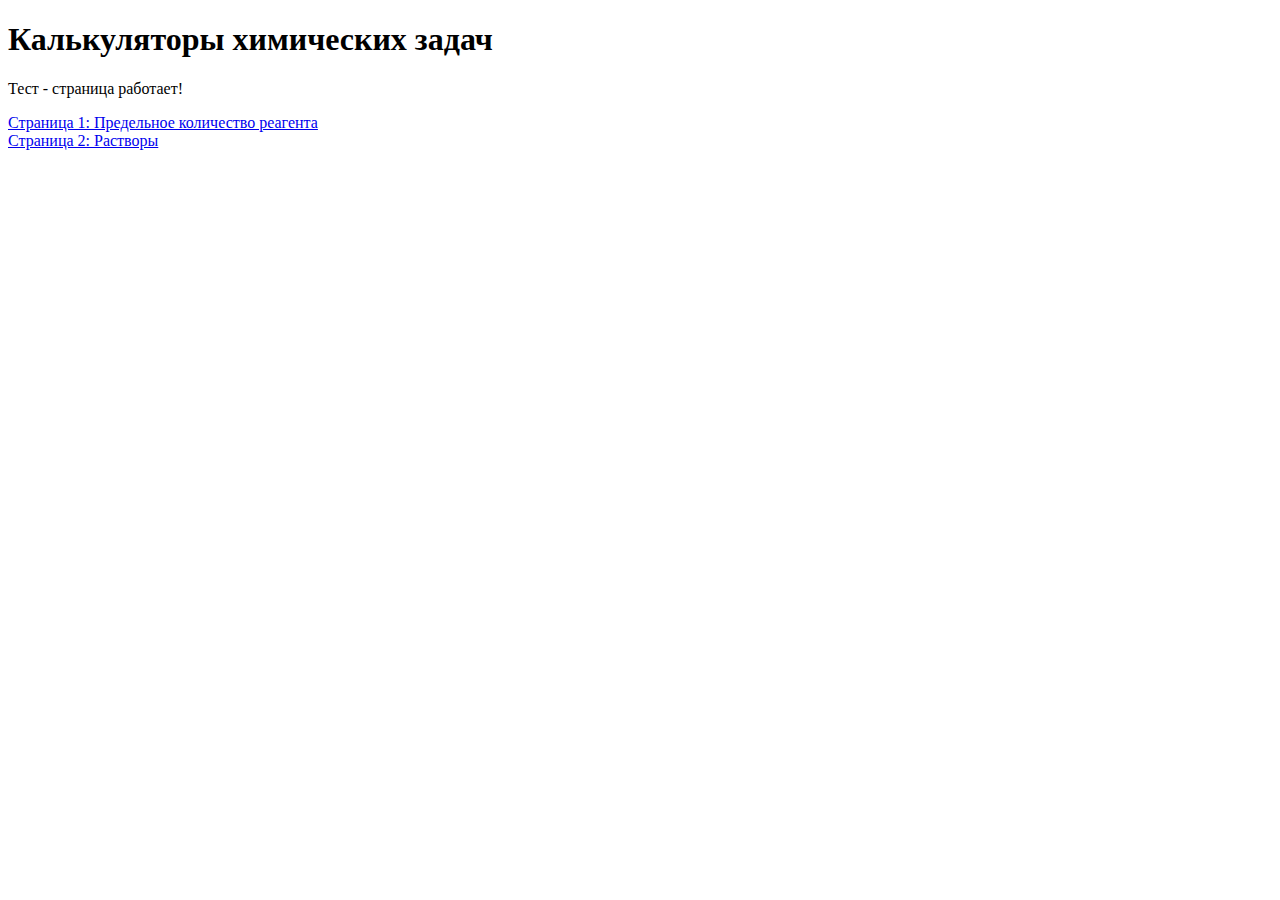
<file: index.html>
<!DOCTYPE html>
<html lang="ru">
<head>
    <meta charset="UTF-8">
    <meta name="viewport" content="width=device-width, initial-scale=1.0">
    <title>Калькуляторы химических задач</title>
</head>
<body>
    <h1>Калькуляторы химических задач</h1>
    <p>Тест - страница работает!</p>
    <a href="page1.html">Страница 1: Предельное количество реагента</a><br>
    <a href="page2.html">Страница 2: Растворы</a>
</body>
</html>
</file>
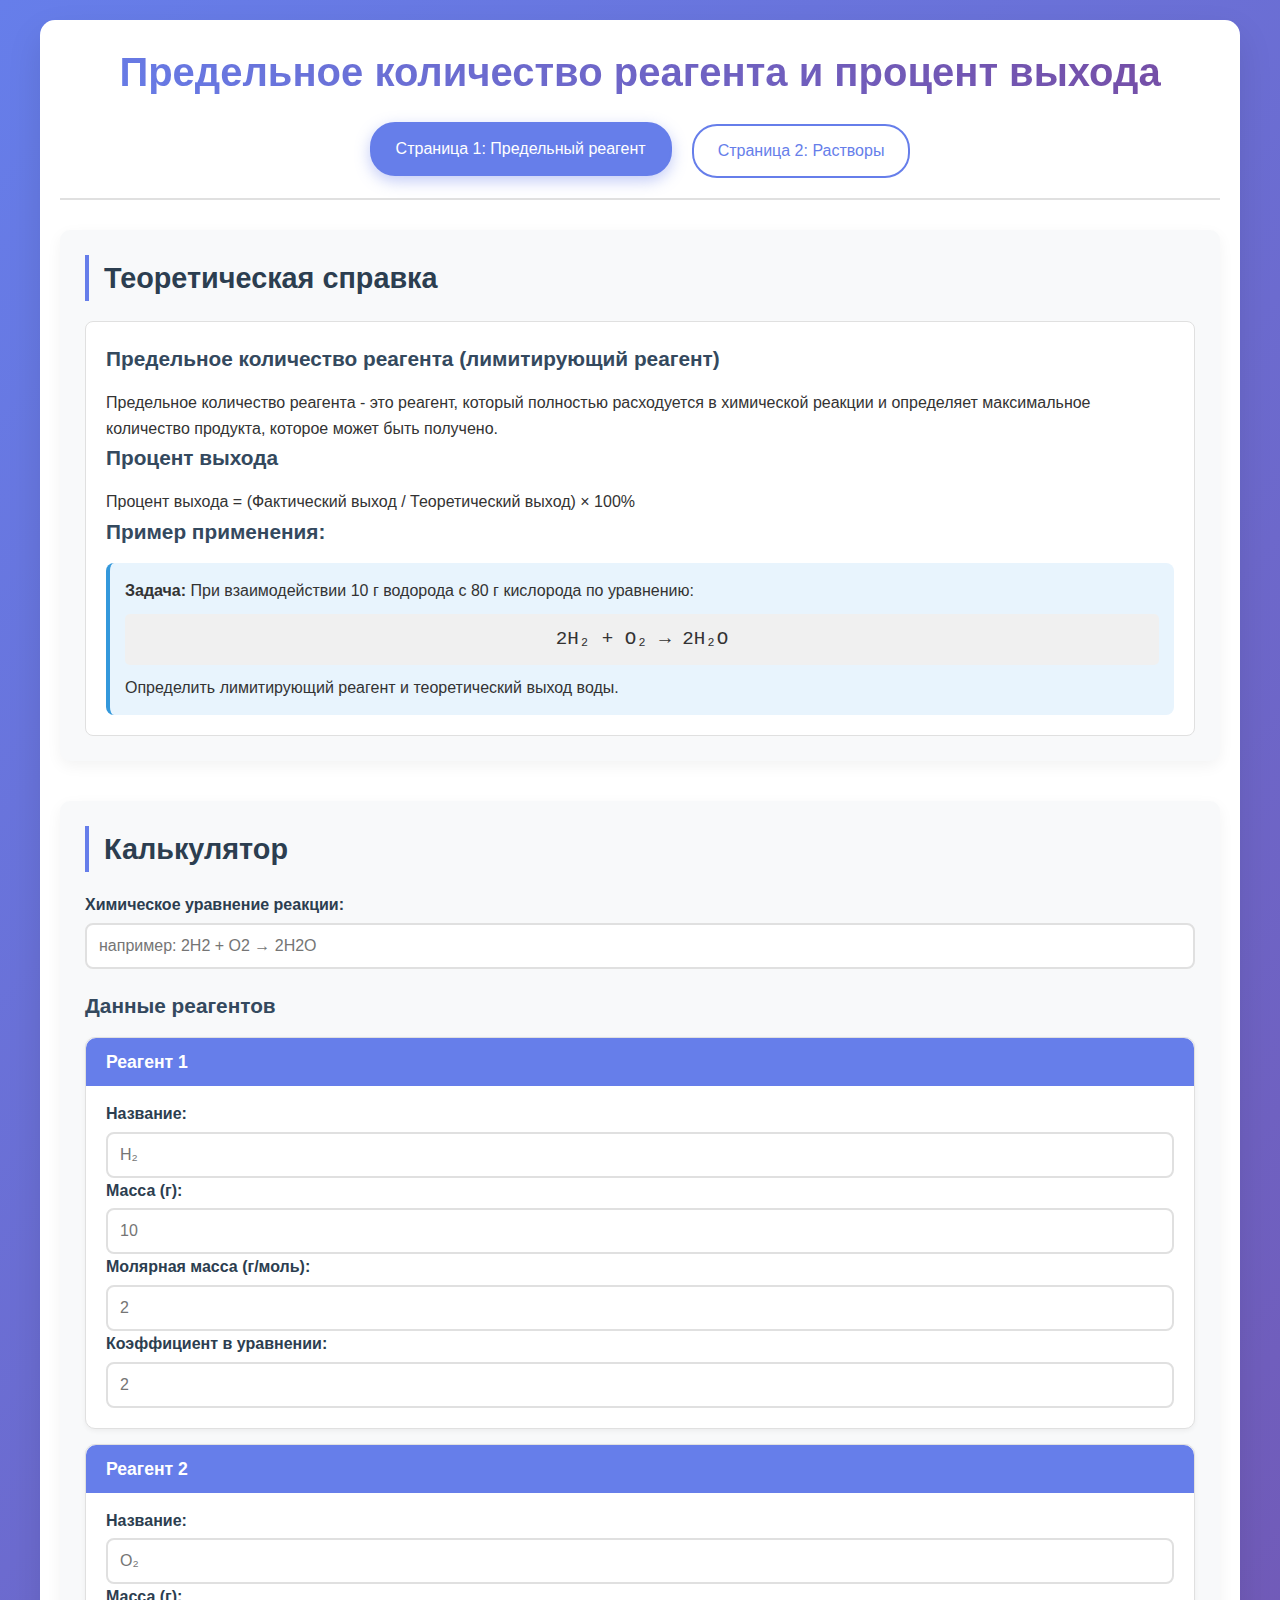
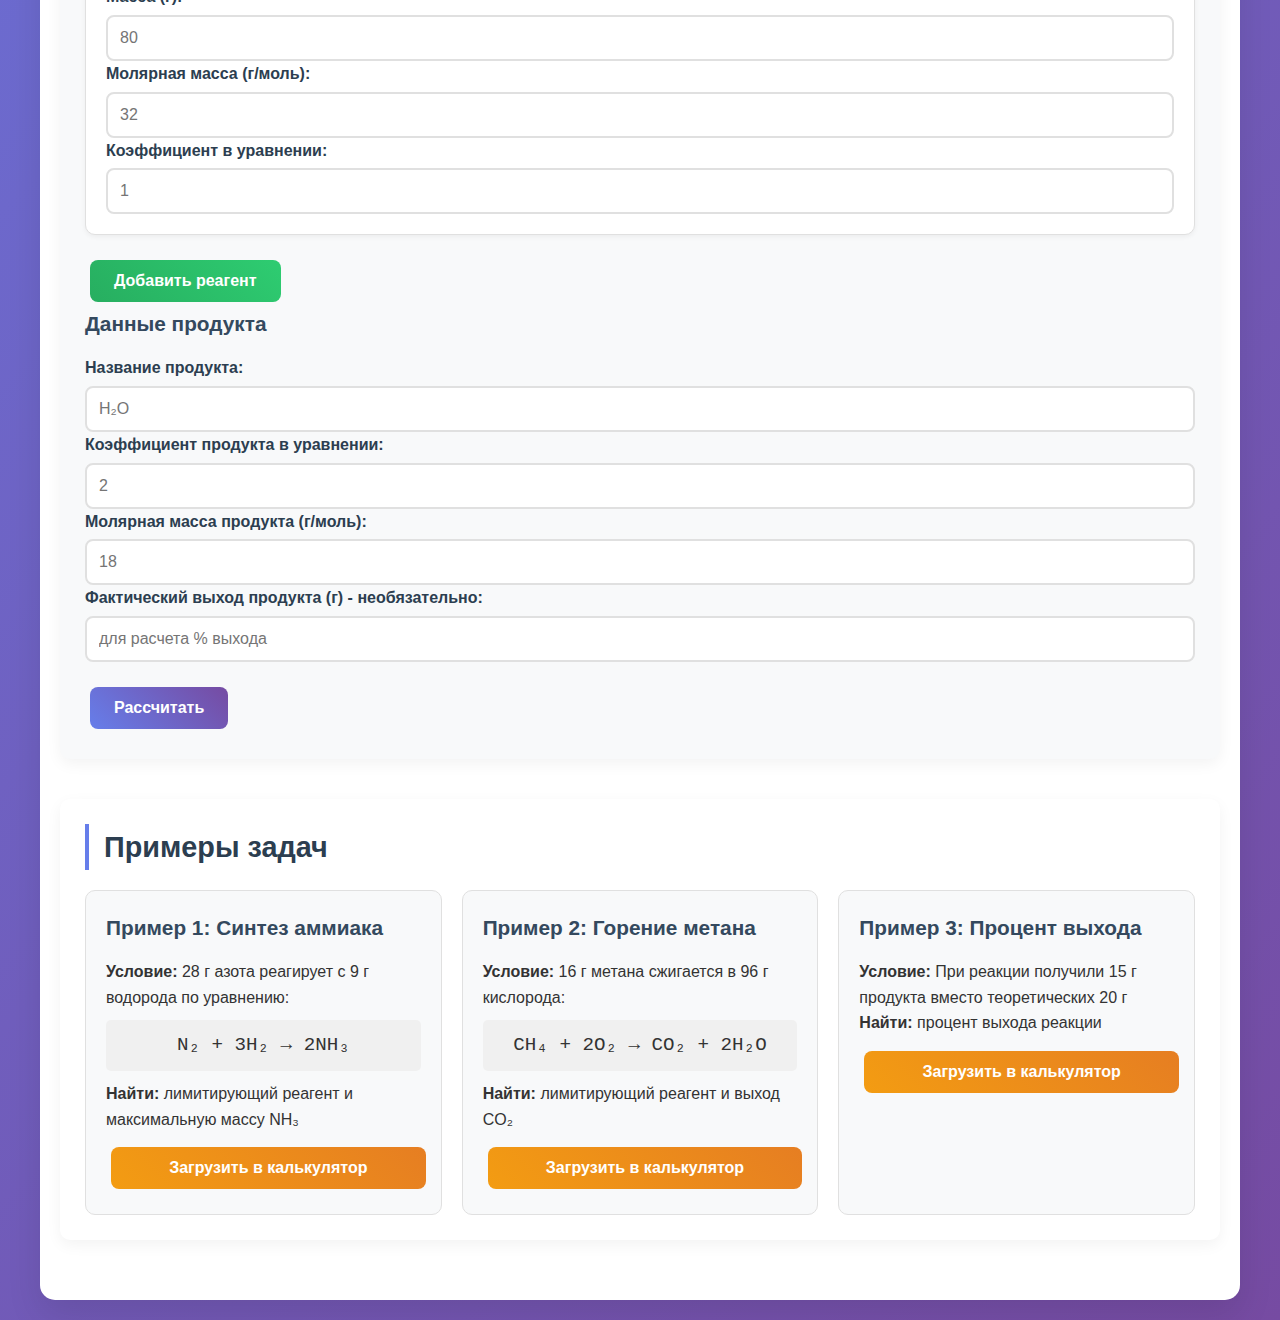
<file: page1.html>
<!DOCTYPE html>
<html lang="ru">
  <head>
    <meta charset="UTF-8" />
    <meta name="viewport" content="width=device-width, initial-scale=1.0" />
    <title>Предельное количество реагента и процент выхода</title>
    <link rel="stylesheet" href="page1-styles.css" />
  </head>
  <body>
    <div class="container">
      <header>
        <h1>Предельное количество реагента и процент выхода</h1>
        <nav>
          <a href="page1.html" class="nav-link active"
            >Страница 1: Предельный реагент</a
          >
          <a href="page2.html" class="nav-link">Страница 2: Растворы</a>
        </nav>
      </header>

      <main>
        <!-- Теория -->
        <section class="theory">
          <h2>Теоретическая справка</h2>
          <div class="theory-content">
            <h3>Предельное количество реагента (лимитирующий реагент)</h3>
            <p>
              Предельное количество реагента - это реагент, который полностью
              расходуется в химической реакции и определяет максимальное
              количество продукта, которое может быть получено.
            </p>

            <h3>Процент выхода</h3>
            <p>
              Процент выхода = (Фактический выход / Теоретический выход) × 100%
            </p>

            <h3>Пример применения:</h3>
            <div class="example">
              <p>
                <strong>Задача:</strong> При взаимодействии 10 г водорода с 80 г
                кислорода по уравнению:
              </p>
              <p class="equation">2H₂ + O₂ → 2H₂O</p>
              <p>Определить лимитирующий реагент и теоретический выход воды.</p>
            </div>
          </div>
        </section>

        <!-- Калькулятор -->
        <section class="calculator">
          <h2>Калькулятор</h2>
          <form id="limiting-reagent-form">
            <div class="input-group">
              <label for="reaction-equation"
                >Химическое уравнение реакции:</label
              >
              <input
                type="text"
                id="reaction-equation"
                placeholder="например: 2H2 + O2 → 2H2O"
                required
              />
            </div>

            <div class="reagents-section">
              <h3>Данные реагентов</h3>
              <div id="reagents-container">
                <div class="reagent-input" data-reagent="1">
                  <h4>Реагент 1</h4>
                  <label>Название:</label>
                  <input
                    type="text"
                    class="reagent-name"
                    placeholder="H₂"
                    required
                  />
                  <label>Масса (г):</label>
                  <input
                    type="number"
                    class="reagent-mass"
                    step="0.001"
                    placeholder="10"
                    required
                  />
                  <label>Молярная масса (г/моль):</label>
                  <input
                    type="number"
                    class="reagent-molar-mass"
                    step="0.001"
                    placeholder="2"
                    required
                  />
                  <label>Коэффициент в уравнении:</label>
                  <input
                    type="number"
                    class="reagent-coefficient"
                    placeholder="2"
                    required
                  />
                </div>

                <div class="reagent-input" data-reagent="2">
                  <h4>Реагент 2</h4>
                  <label>Название:</label>
                  <input
                    type="text"
                    class="reagent-name"
                    placeholder="O₂"
                    required
                  />
                  <label>Масса (г):</label>
                  <input
                    type="number"
                    class="reagent-mass"
                    step="0.001"
                    placeholder="80"
                    required
                  />
                  <label>Молярная масса (г/моль):</label>
                  <input
                    type="number"
                    class="reagent-molar-mass"
                    step="0.001"
                    placeholder="32"
                    required
                  />
                  <label>Коэффициент в уравнении:</label>
                  <input
                    type="number"
                    class="reagent-coefficient"
                    placeholder="1"
                    required
                  />
                </div>
              </div>
              <button type="button" id="add-reagent">Добавить реагент</button>
            </div>

            <div class="input-group">
              <h3>Данные продукта</h3>
              <label for="product-name">Название продукта:</label>
              <input type="text" id="product-name" placeholder="H₂O" required />

              <label for="product-coefficient"
                >Коэффициент продукта в уравнении:</label
              >
              <input
                type="number"
                id="product-coefficient"
                placeholder="2"
                required
              />

              <label for="product-molar-mass"
                >Молярная масса продукта (г/моль):</label
              >
              <input
                type="number"
                id="product-molar-mass"
                step="0.001"
                placeholder="18"
                required
              />

              <label for="actual-yield"
                >Фактический выход продукта (г) - необязательно:</label
              >
              <input
                type="number"
                id="actual-yield"
                step="0.001"
                placeholder="для расчета % выхода"
              />
            </div>

            <button type="submit">Рассчитать</button>
          </form>

          <div id="result" class="result-section"></div>
        </section>

        <!-- Примеры задач -->
        <section class="examples">
          <h2>Примеры задач</h2>
          <div class="example-problems">
            <div class="example-problem">
              <h3>Пример 1: Синтез аммиака</h3>
              <p>
                <strong>Условие:</strong> 28 г азота реагирует с 9 г водорода по
                уравнению:
              </p>
              <p class="equation">N₂ + 3H₂ → 2NH₃</p>
              <p>
                <strong>Найти:</strong> лимитирующий реагент и максимальную
                массу NH₃
              </p>
              <button class="load-example" data-example="1">
                Загрузить в калькулятор
              </button>
            </div>

            <div class="example-problem">
              <h3>Пример 2: Горение метана</h3>
              <p>
                <strong>Условие:</strong> 16 г метана сжигается в 96 г
                кислорода:
              </p>
              <p class="equation">CH₄ + 2O₂ → CO₂ + 2H₂O</p>
              <p><strong>Найти:</strong> лимитирующий реагент и выход CO₂</p>
              <button class="load-example" data-example="2">
                Загрузить в калькулятор
              </button>
            </div>

            <div class="example-problem">
              <h3>Пример 3: Процент выхода</h3>
              <p>
                <strong>Условие:</strong> При реакции получили 15 г продукта
                вместо теоретических 20 г
              </p>
              <p><strong>Найти:</strong> процент выхода реакции</p>
              <button class="load-example" data-example="3">
                Загрузить в калькулятор
              </button>
            </div>
          </div>
        </section>
      </main>
    </div>

    <script src="page1-script.js"></script>
  </body>
</html>
</file>
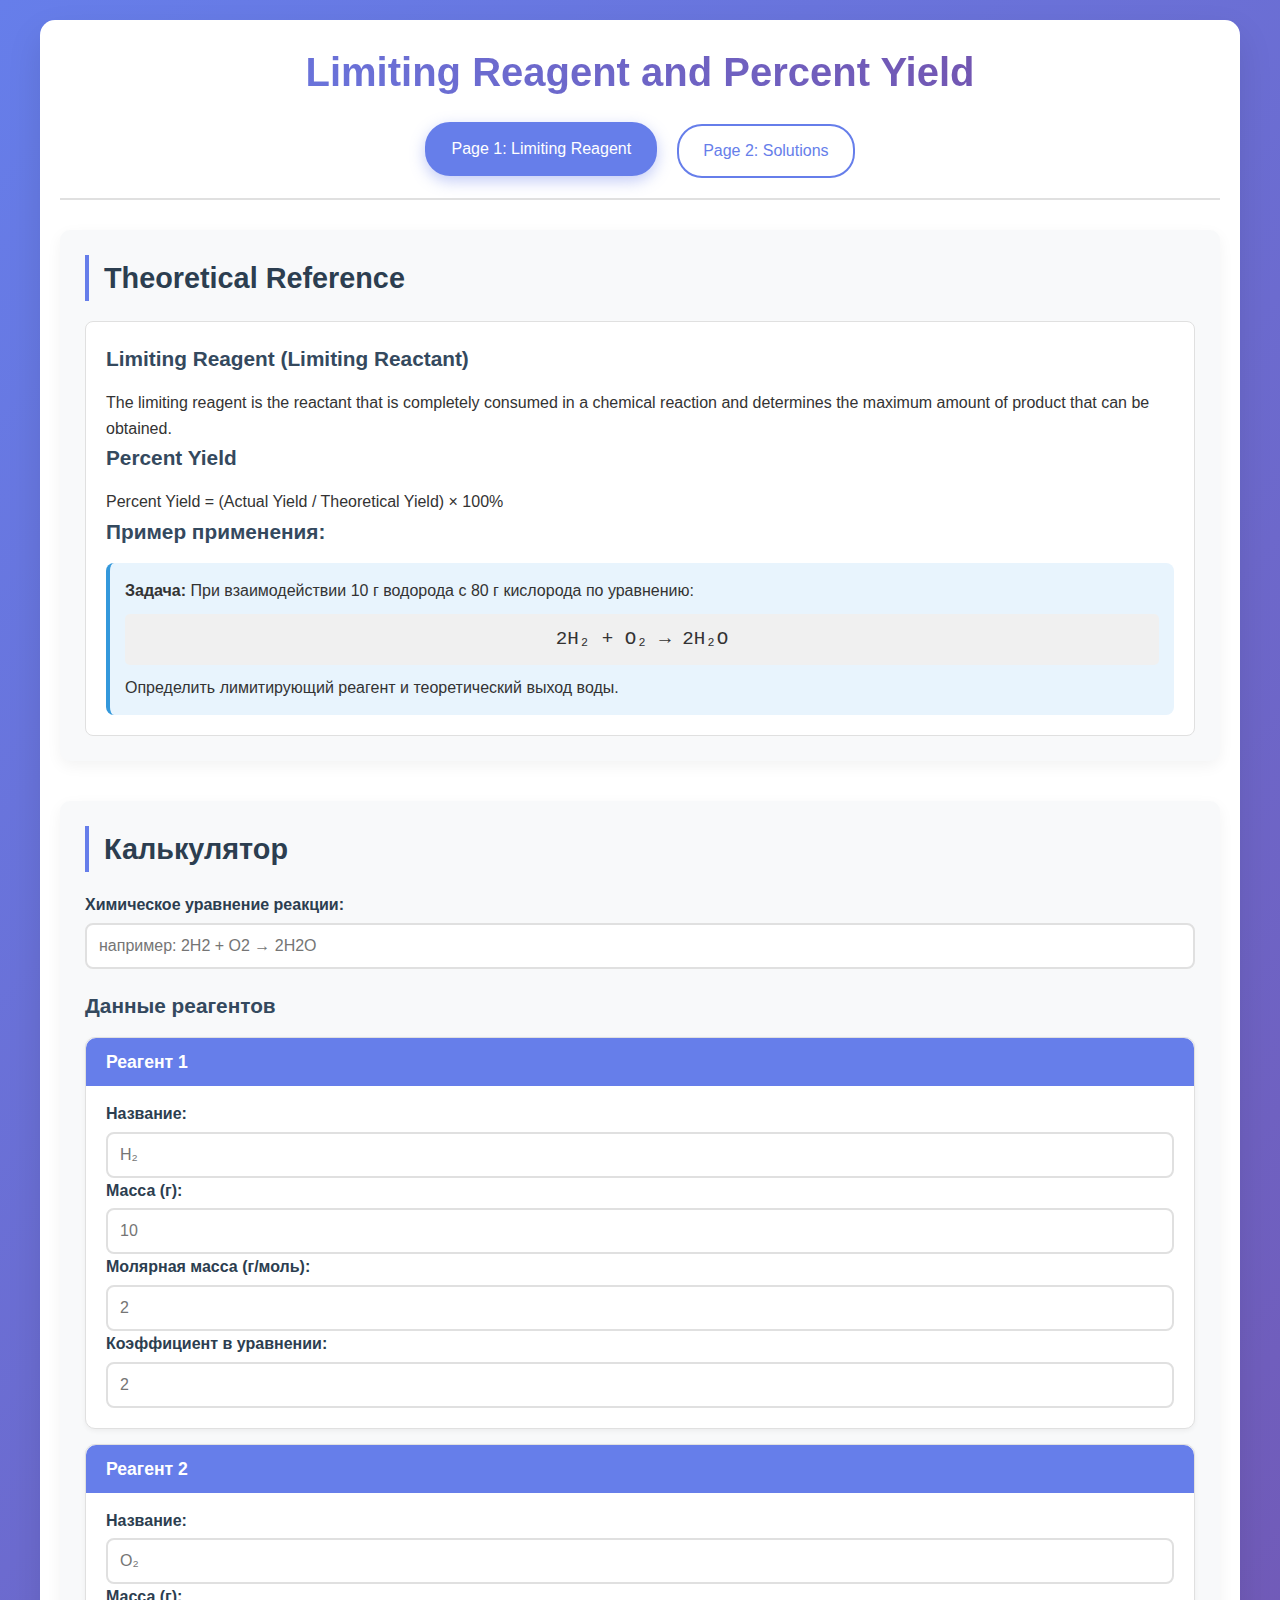
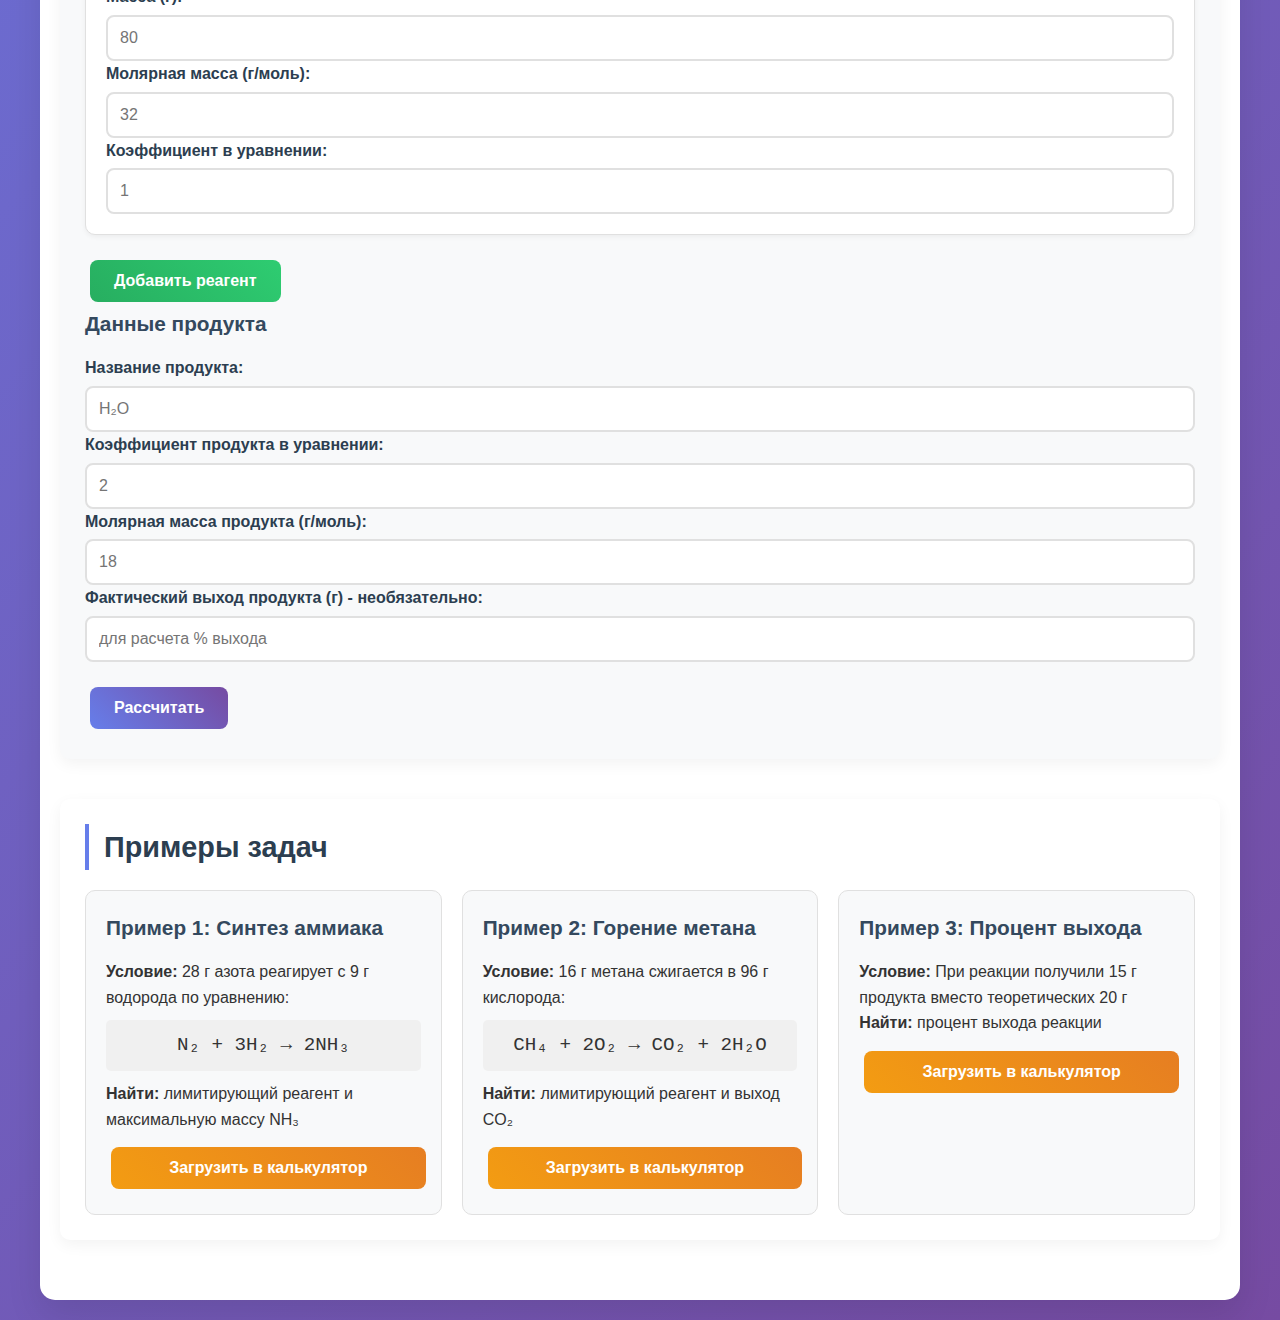
<file: page1_backup.html>
<!DOCTYPE html>
<html lang="en">
  <head>
    <meta charset="UTF-8" />
    <meta name="viewport" content="width=device-width, initial-scale=1.0" />
    <title>Limiting Reagent and Percent Yield</title>
    <link rel="stylesheet" href="page1-styles.css" />
  </head>
  <body>
    <div class="container">
      <header>
        <h1>Limiting Reagent and Percent Yield</h1>
        <nav>
          <a href="page1.html" class="nav-link active"
            >Page 1: Limiting Reagent</a
          >
          <a href="page2.html" class="nav-link">Page 2: Solutions</a>
        </nav>
      </header>

      <main>
        <!-- Theory -->
        <section class="theory">
          <h2>Theoretical Reference</h2>
          <div class="theory-content">
            <h3>Limiting Reagent (Limiting Reactant)</h3>
            <p>
              The limiting reagent is the reactant that is completely consumed
              in a chemical reaction and determines the maximum amount of 
              product that can be obtained.
            </p>

            <h3>Percent Yield</h3>
            <p>
              Percent Yield = (Actual Yield / Theoretical Yield) × 100%
            </p>

            <h3>Пример применения:</h3>
            <div class="example">
              <p>
                <strong>Задача:</strong> При взаимодействии 10 г водорода с 80 г
                кислорода по уравнению:
              </p>
              <p class="equation">2H₂ + O₂ → 2H₂O</p>
              <p>Определить лимитирующий реагент и теоретический выход воды.</p>
            </div>
          </div>
        </section>

        <!-- Калькулятор -->
        <section class="calculator">
          <h2>Калькулятор</h2>
          <form id="limiting-reagent-form">
            <div class="input-group">
              <label for="reaction-equation"
                >Химическое уравнение реакции:</label
              >
              <input
                type="text"
                id="reaction-equation"
                placeholder="например: 2H2 + O2 → 2H2O"
                required
              />
            </div>

            <div class="reagents-section">
              <h3>Данные реагентов</h3>
              <div id="reagents-container">
                <div class="reagent-input" data-reagent="1">
                  <h4>Реагент 1</h4>
                  <label>Название:</label>
                  <input
                    type="text"
                    class="reagent-name"
                    placeholder="H₂"
                    required
                  />
                  <label>Масса (г):</label>
                  <input
                    type="number"
                    class="reagent-mass"
                    step="0.001"
                    placeholder="10"
                    required
                  />
                  <label>Молярная масса (г/моль):</label>
                  <input
                    type="number"
                    class="reagent-molar-mass"
                    step="0.001"
                    placeholder="2"
                    required
                  />
                  <label>Коэффициент в уравнении:</label>
                  <input
                    type="number"
                    class="reagent-coefficient"
                    placeholder="2"
                    required
                  />
                </div>

                <div class="reagent-input" data-reagent="2">
                  <h4>Реагент 2</h4>
                  <label>Название:</label>
                  <input
                    type="text"
                    class="reagent-name"
                    placeholder="O₂"
                    required
                  />
                  <label>Масса (г):</label>
                  <input
                    type="number"
                    class="reagent-mass"
                    step="0.001"
                    placeholder="80"
                    required
                  />
                  <label>Молярная масса (г/моль):</label>
                  <input
                    type="number"
                    class="reagent-molar-mass"
                    step="0.001"
                    placeholder="32"
                    required
                  />
                  <label>Коэффициент в уравнении:</label>
                  <input
                    type="number"
                    class="reagent-coefficient"
                    placeholder="1"
                    required
                  />
                </div>
              </div>
              <button type="button" id="add-reagent">Добавить реагент</button>
            </div>

            <div class="input-group">
              <h3>Данные продукта</h3>
              <label for="product-name">Название продукта:</label>
              <input type="text" id="product-name" placeholder="H₂O" required />

              <label for="product-coefficient"
                >Коэффициент продукта в уравнении:</label
              >
              <input
                type="number"
                id="product-coefficient"
                placeholder="2"
                required
              />

              <label for="product-molar-mass"
                >Молярная масса продукта (г/моль):</label
              >
              <input
                type="number"
                id="product-molar-mass"
                step="0.001"
                placeholder="18"
                required
              />

              <label for="actual-yield"
                >Фактический выход продукта (г) - необязательно:</label
              >
              <input
                type="number"
                id="actual-yield"
                step="0.001"
                placeholder="для расчета % выхода"
              />
            </div>

            <button type="submit">Рассчитать</button>
          </form>

          <div id="result" class="result-section"></div>
        </section>

        <!-- Примеры задач -->
        <section class="examples">
          <h2>Примеры задач</h2>
          <div class="example-problems">
            <div class="example-problem">
              <h3>Пример 1: Синтез аммиака</h3>
              <p>
                <strong>Условие:</strong> 28 г азота реагирует с 9 г водорода по
                уравнению:
              </p>
              <p class="equation">N₂ + 3H₂ → 2NH₃</p>
              <p>
                <strong>Найти:</strong> лимитирующий реагент и максимальную
                массу NH₃
              </p>
              <button class="load-example" data-example="1">
                Загрузить в калькулятор
              </button>
            </div>

            <div class="example-problem">
              <h3>Пример 2: Горение метана</h3>
              <p>
                <strong>Условие:</strong> 16 г метана сжигается в 96 г
                кислорода:
              </p>
              <p class="equation">CH₄ + 2O₂ → CO₂ + 2H₂O</p>
              <p><strong>Найти:</strong> лимитирующий реагент и выход CO₂</p>
              <button class="load-example" data-example="2">
                Загрузить в калькулятор
              </button>
            </div>

            <div class="example-problem">
              <h3>Пример 3: Процент выхода</h3>
              <p>
                <strong>Условие:</strong> При реакции получили 15 г продукта
                вместо теоретических 20 г
              </p>
              <p><strong>Найти:</strong> процент выхода реакции</p>
              <button class="load-example" data-example="3">
                Загрузить в калькулятор
              </button>
            </div>
          </div>
        </section>
      </main>
    </div>

    <script src="page1-script.js"></script>
  </body>
</html>
</file>
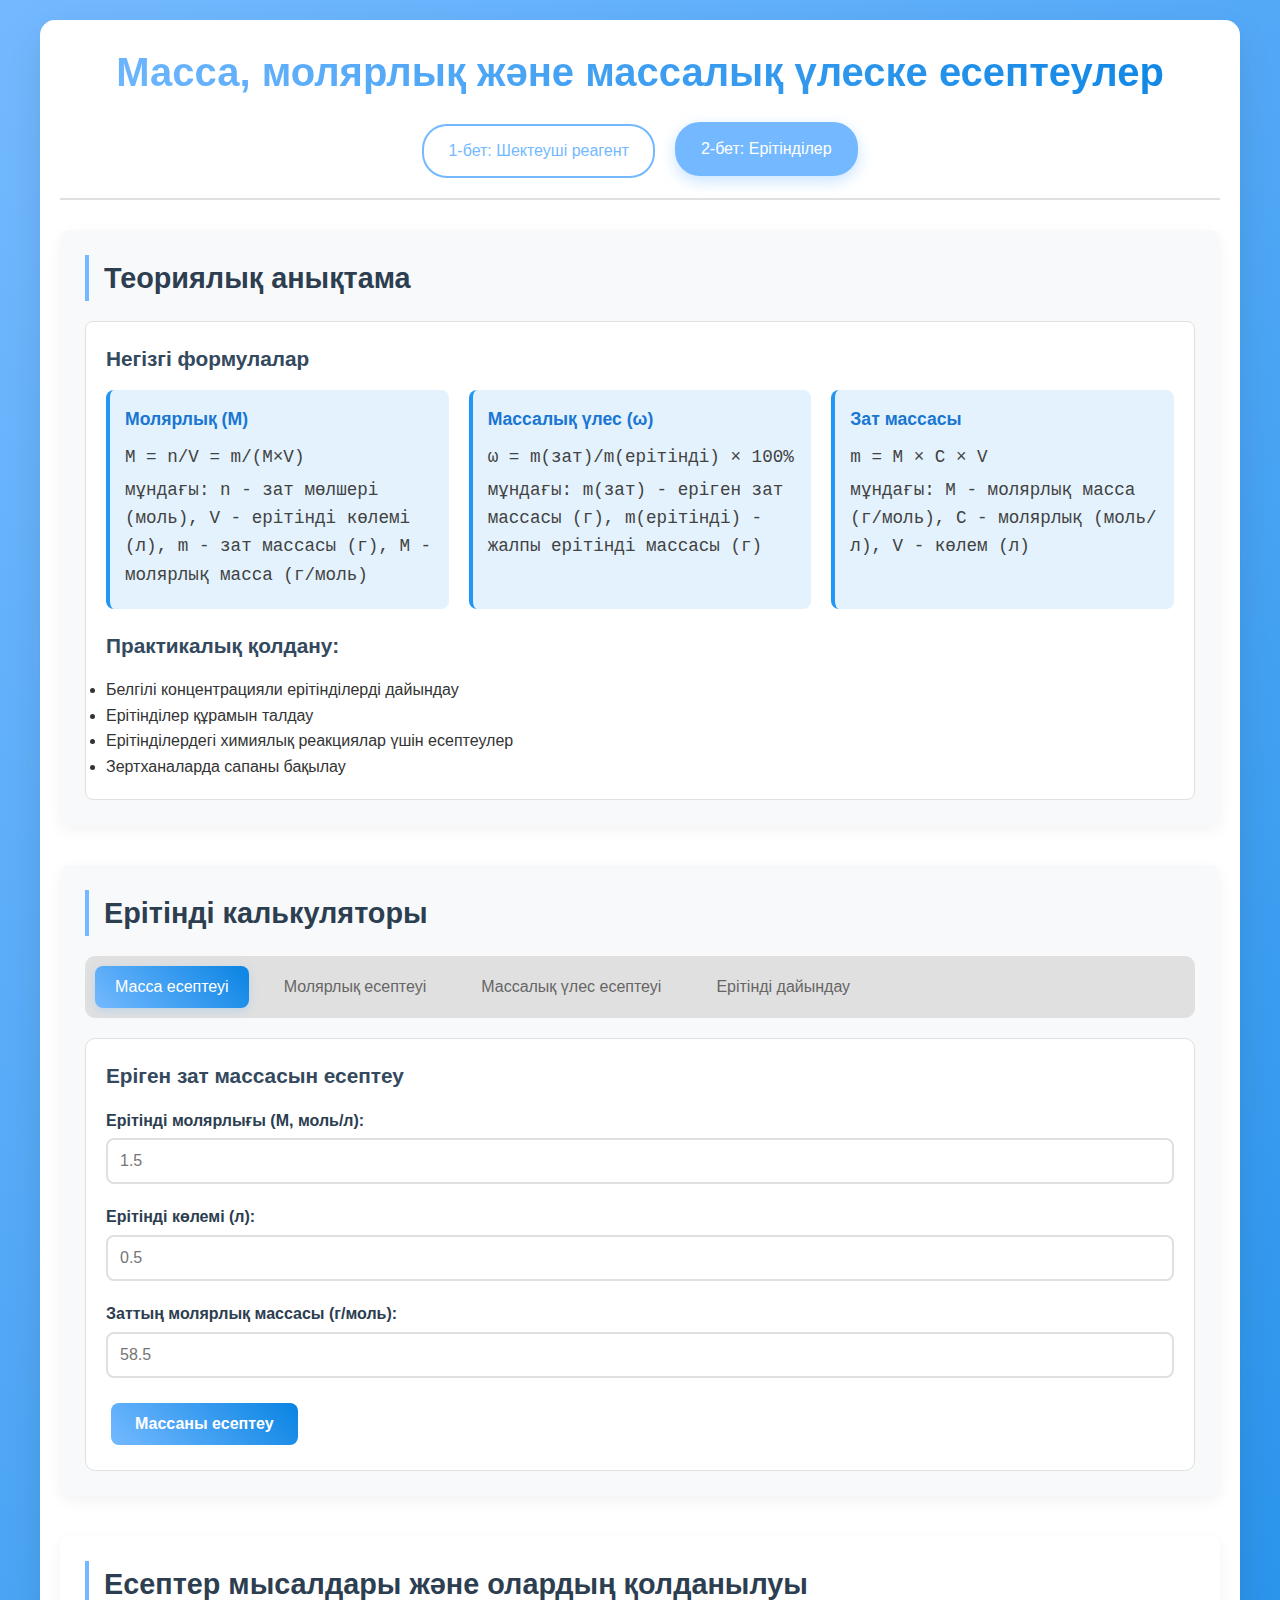
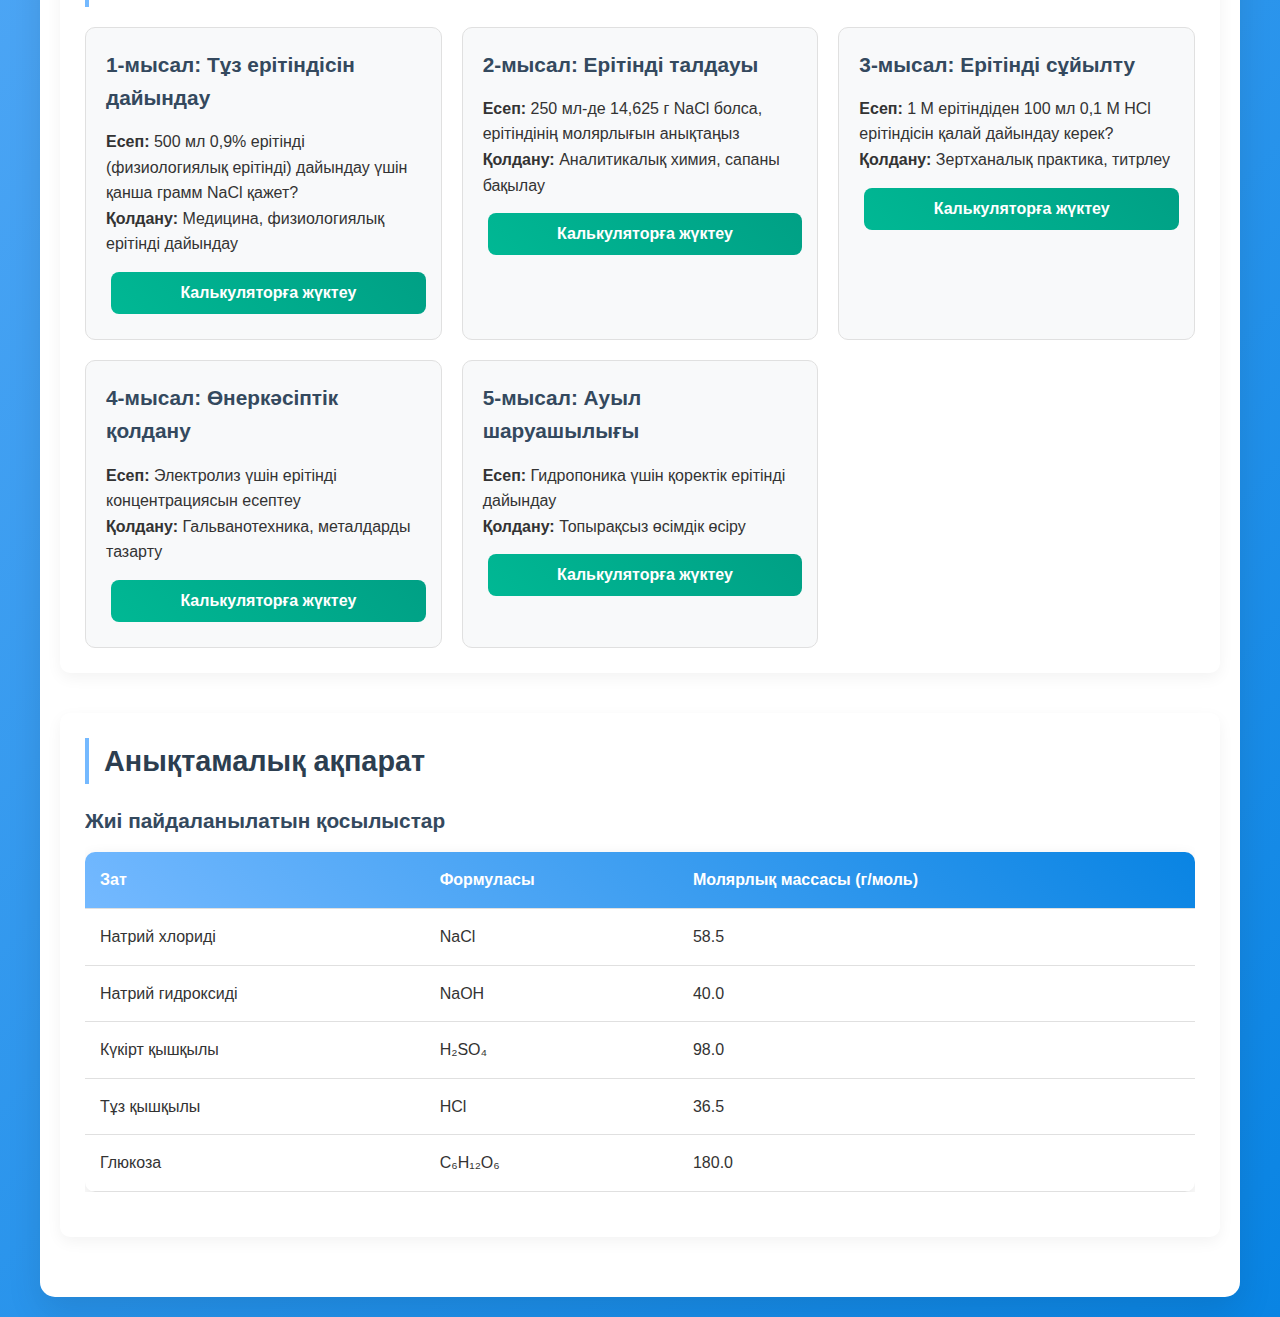
<file: page2.html>
<!DOCTYPE html>
<html lang="kk">
  <head>
    <meta charset="UTF-8" />
    <meta name="viewport" content="width=device-width, initial-scale=1.0" />
    <title>Ерітінді есептеулері</title>
    <link rel="stylesheet" href="page2-styles.css" />
  </head>
  <body>
    <div class="container">
      <header>
        <h1>Масса, молярлық және массалық үлеске есептеулер</h1>
        <nav>
          <a href="page1.html" class="nav-link">1-бет: Шектеуші реагент</a>
          <a href="page2.html" class="nav-link active">2-бет: Ерітінділер</a>
        </nav>
      </header>

      <main>
        <!-- Теория -->
        <section class="theory">
          <h2>Теориялық анықтама</h2>
          <div class="theory-content">
            <h3>Негізгі формулалар</h3>
            <div class="formulas">
              <div class="formula">
                <h4>Молярлық (M)</h4>
                <p>M = n/V = m/(M×V)</p>
                <p>
                  мұндағы: n - зат мөлшері (моль), V - ерітінді көлемі (л), m -
                  зат массасы (г), M - молярлық масса (г/моль)
                </p>
              </div>

              <div class="formula">
                <h4>Массалық үлес (ω)</h4>
                <p>ω = m(зат)/m(ерітінді) × 100%</p>
                <p>
                  мұндағы: m(зат) - еріген зат массасы (г), m(ерітінді) - жалпы
                  ерітінді массасы (г)
                </p>
              </div>

              <div class="formula">
                <h4>Зат массасы</h4>
                <p>m = M × C × V</p>
                <p>
                  мұндағы: M - молярлық масса (г/моль), C - молярлық (моль/л), V
                  - көлем (л)
                </p>
              </div>
            </div>

            <h3>Практикалық қолдану:</h3>
            <ul>
              <li>Белгілі концентрацияли ерітінділерді дайындау</li>
              <li>Ерітінділер құрамын талдау</li>
              <li>Ерітінділердегі химиялық реакциялар үшін есептеулер</li>
              <li>Зертханаларда сапаны бақылау</li>
            </ul>
          </div>
        </section>

        <!-- Калькулятор -->
        <section class="calculator">
          <h2>Ерітінді калькуляторы</h2>

          <!-- Әртүрлі есептеу түрлері үшін қойындылар -->
          <div class="tabs">
            <button class="tab-btn active" data-tab="mass-calc">
              Масса есептеуі
            </button>
            <button class="tab-btn" data-tab="molarity-calc">
              Молярлық есептеуі
            </button>
            <button class="tab-btn" data-tab="mass-fraction-calc">
              Массалық үлес есептеуі
            </button>
            <button class="tab-btn" data-tab="solution-prep-calc">
              Ерітінді дайындау
            </button>
          </div>

          <!-- Масса есептеуі -->
          <div id="mass-calc" class="tab-content active">
            <h3>Еріген зат массасын есептеу</h3>
            <form id="mass-form">
              <div class="input-group">
                <label for="mass-molarity"
                  >Ерітінді молярлығы (M, моль/л):</label
                >
                <input
                  type="number"
                  id="mass-molarity"
                  step="0.001"
                  placeholder="1.5"
                  required
                />
              </div>
              <div class="input-group">
                <label for="mass-volume">Ерітінді көлемі (л):</label>
                <input
                  type="number"
                  id="mass-volume"
                  step="0.001"
                  placeholder="0.5"
                  required
                />
              </div>
              <div class="input-group">
                <label for="mass-molar-mass"
                  >Заттың молярлық массасы (г/моль):</label
                >
                <input
                  type="number"
                  id="mass-molar-mass"
                  step="0.001"
                  placeholder="58.5"
                  required
                />
              </div>
              <button type="submit">Массаны есептеу</button>
            </form>
            <div id="mass-result" class="result-section"></div>
          </div>

          <!-- Молярлық есептеуі -->
          <div id="molarity-calc" class="tab-content">
            <h3>Ерітінді молярлығын есептеу</h3>
            <form id="molarity-form">
              <div class="input-group">
                <label for="molarity-mass">Еріген зат массасы (г):</label>
                <input
                  type="number"
                  id="molarity-mass"
                  step="0.001"
                  placeholder="29.25"
                  required
                />
              </div>
              <div class="input-group">
                <label for="molarity-molar-mass"
                  >Заттың молярлық массасы (г/моль):</label
                >
                <input
                  type="number"
                  id="molarity-molar-mass"
                  step="0.001"
                  placeholder="58.5"
                  required
                />
              </div>
              <div class="input-group">
                <label for="molarity-volume">Ерітінді көлемі (л):</label>
                <input
                  type="number"
                  id="molarity-volume"
                  step="0.001"
                  placeholder="0.5"
                  required
                />
              </div>
              <button type="submit">Молярлықты есептеу</button>
            </form>
            <div id="molarity-result" class="result-section"></div>
          </div>

          <!-- Массалық үлес есептеуі -->
          <div id="mass-fraction-calc" class="tab-content">
            <h3>Массалық үлесті есептеу</h3>
            <form id="mass-fraction-form">
              <div class="input-group">
                <label for="fraction-substance-mass"
                  >Еріген зат массасы (г):</label
                >
                <input
                  type="number"
                  id="fraction-substance-mass"
                  step="0.001"
                  placeholder="50"
                  required
                />
              </div>
              <div class="input-group">
                <label for="fraction-solution-mass"
                  >Ерітінді массасы (г):</label
                >
                <input
                  type="number"
                  id="fraction-solution-mass"
                  step="0.001"
                  placeholder="500"
                  required
                />
              </div>
              <button type="submit">Массалық үлесті есептеу</button>
            </form>
            <div id="mass-fraction-result" class="result-section"></div>
          </div>

          <!-- Ерітінді дайындау -->
          <div id="solution-prep-calc" class="tab-content">
            <h3>Мақсатты концентрациядағы ерітінді дайындау</h3>
            <form id="solution-prep-form">
              <div class="input-group">
                <label for="prep-molarity">Қажетті молярлық (M, моль/л):</label>
                <input
                  type="number"
                  id="prep-molarity"
                  step="0.001"
                  placeholder="0.1"
                  required
                />
              </div>
              <div class="input-group">
                <label for="prep-volume"
                  >Дайындалатын ерітінді көлемі (л):</label
                >
                <input
                  type="number"
                  id="prep-volume"
                  step="0.001"
                  placeholder="1"
                  required
                />
              </div>
              <div class="input-group">
                <label for="prep-molar-mass"
                  >Заттың молярлық массасы (г/моль):</label
                >
                <input
                  type="number"
                  id="prep-molar-mass"
                  step="0.001"
                  placeholder="58.5"
                  required
                />
              </div>
              <button type="submit">Қажетті мөлшерді есептеу</button>
            </form>
            <div id="solution-prep-result" class="result-section"></div>
          </div>
        </section>

        <!-- Есептер мысалдары -->
        <section class="examples">
          <h2>Есептер мысалдары және олардың қолданылуы</h2>
          <div class="example-problems">
            <div class="example-problem">
              <h3>1-мысал: Тұз ерітіндісін дайындау</h3>
              <p>
                <strong>Есеп:</strong> 500 мл 0,9% ерітінді (физиологиялық
                ерітінді) дайындау үшін қанша грамм NaCl қажет?
              </p>
              <p>
                <strong>Қолдану:</strong> Медицина, физиологиялық ерітінді
                дайындау
              </p>
              <button class="load-example" data-example="1">
                Калькуляторға жүктеу
              </button>
            </div>

            <div class="example-problem">
              <h3>2-мысал: Ерітінді талдауы</h3>
              <p>
                <strong>Есеп:</strong> 250 мл-де 14,625 г NaCl болса,
                ерітіндінің молярлығын анықтаңыз
              </p>
              <p>
                <strong>Қолдану:</strong> Аналитикалық химия, сапаны бақылау
              </p>
              <button class="load-example" data-example="2">
                Калькуляторға жүктеу
              </button>
            </div>

            <div class="example-problem">
              <h3>3-мысал: Ерітінді сұйылту</h3>
              <p>
                <strong>Есеп:</strong> 1 M ерітіндіден 100 мл 0,1 M HCl
                ерітіндісін қалай дайындау керек?
              </p>
              <p><strong>Қолдану:</strong> Зертханалық практика, титрлеу</p>
              <button class="load-example" data-example="3">
                Калькуляторға жүктеу
              </button>
            </div>

            <div class="example-problem">
              <h3>4-мысал: Өнеркәсіптік қолдану</h3>
              <p>
                <strong>Есеп:</strong> Электролиз үшін ерітінді концентрациясын
                есептеу
              </p>
              <p>
                <strong>Қолдану:</strong> Гальванотехника, металдарды тазарту
              </p>
              <button class="load-example" data-example="4">
                Калькуляторға жүктеу
              </button>
            </div>

            <div class="example-problem">
              <h3>5-мысал: Ауыл шаруашылығы</h3>
              <p>
                <strong>Есеп:</strong> Гидропоника үшін қоректік ерітінді
                дайындау
              </p>
              <p><strong>Қолдану:</strong> Топырақсыз өсімдік өсіру</p>
              <button class="load-example" data-example="5">
                Калькуляторға жүктеу
              </button>
            </div>
          </div>
        </section>

        <!-- Анықтамалық ақпарат -->
        <section class="reference">
          <h2>Анықтамалық ақпарат</h2>
          <div class="reference-tables">
            <div class="table-container">
              <h3>Жиі пайдаланылатын қосылыстар</h3>
              <table>
                <thead>
                  <tr>
                    <th>Зат</th>
                    <th>Формуласы</th>
                    <th>Молярлық массасы (г/моль)</th>
                  </tr>
                </thead>
                <tbody>
                  <tr>
                    <td>Натрий хлориді</td>
                    <td>NaCl</td>
                    <td>58.5</td>
                  </tr>
                  <tr>
                    <td>Натрий гидроксиді</td>
                    <td>NaOH</td>
                    <td>40.0</td>
                  </tr>
                  <tr>
                    <td>Күкірт қышқылы</td>
                    <td>H₂SO₄</td>
                    <td>98.0</td>
                  </tr>
                  <tr>
                    <td>Тұз қышқылы</td>
                    <td>HCl</td>
                    <td>36.5</td>
                  </tr>
                  <tr>
                    <td>Глюкоза</td>
                    <td>C₆H₁₂O₆</td>
                    <td>180.0</td>
                  </tr>
                </tbody>
              </table>
            </div>
          </div>
        </section>
      </main>
    </div>

    <script src="page2-script.js"></script>
  </body>
</html>
</file>
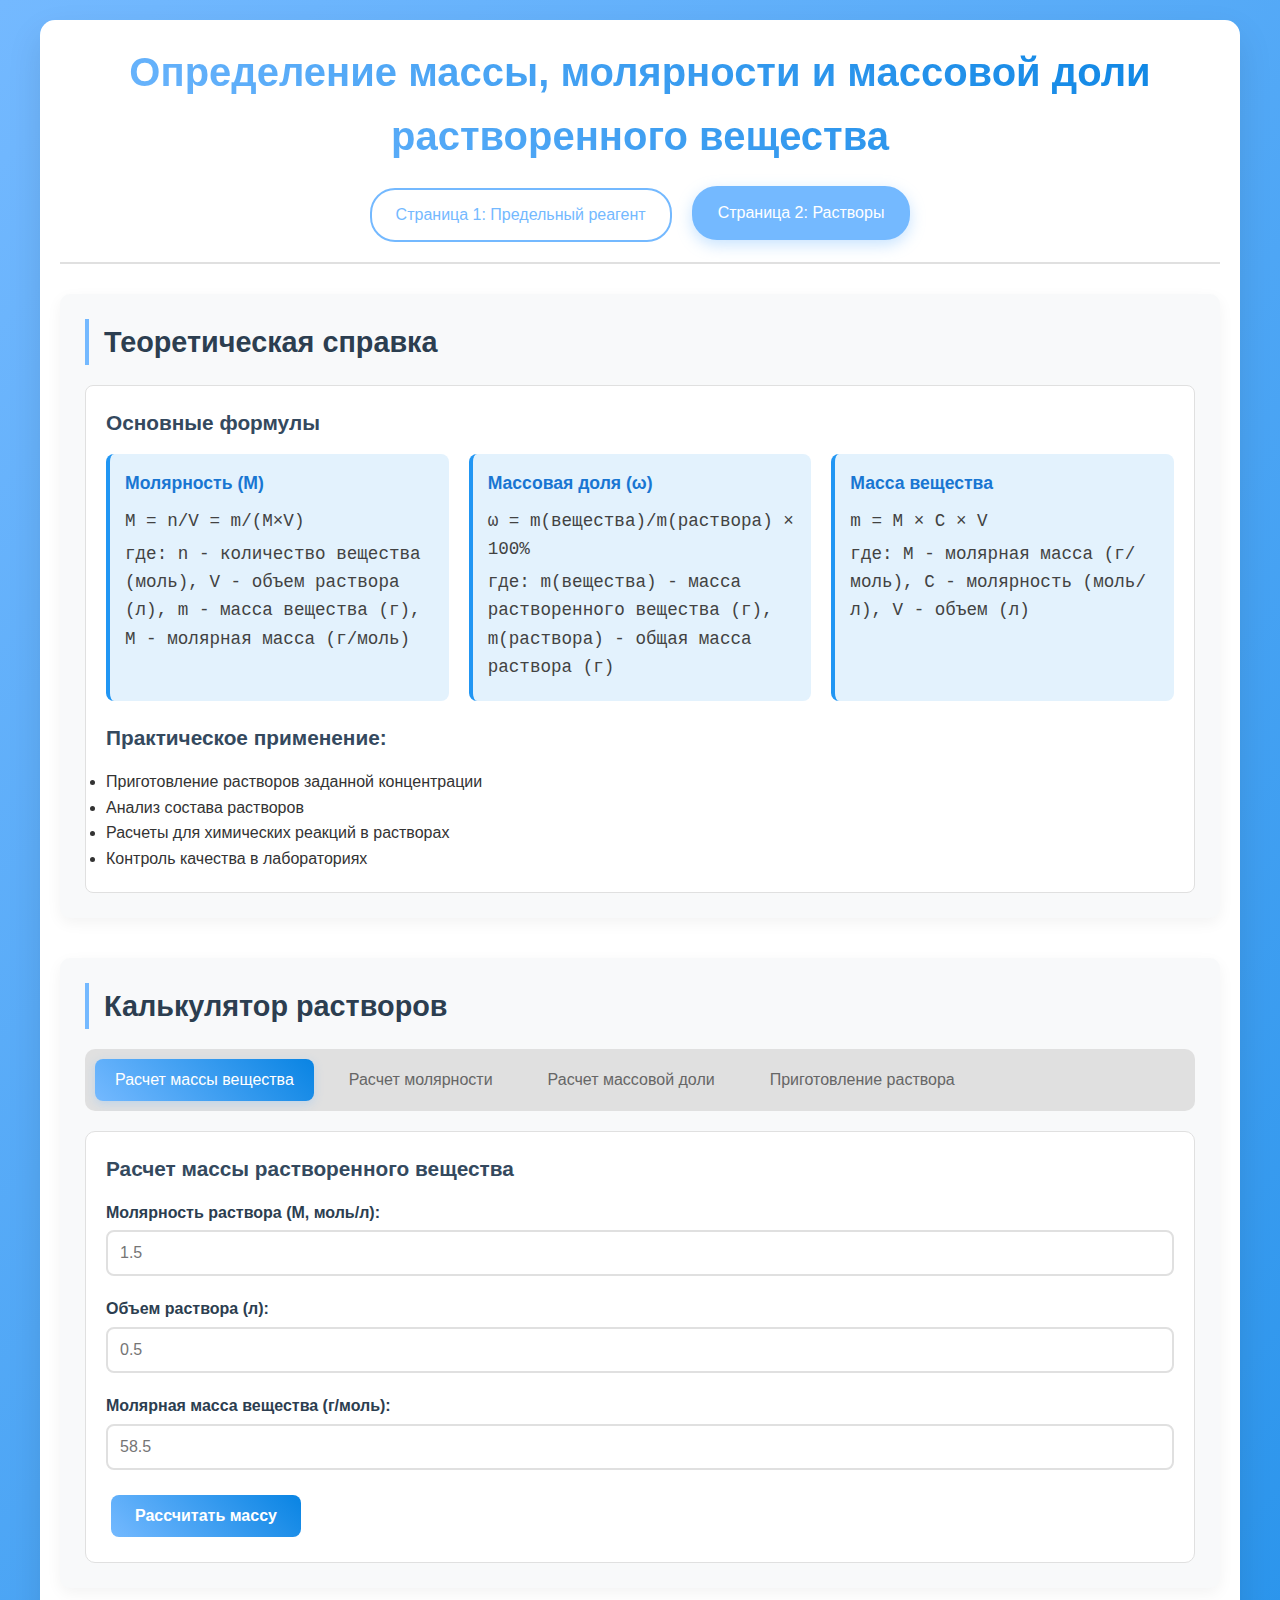
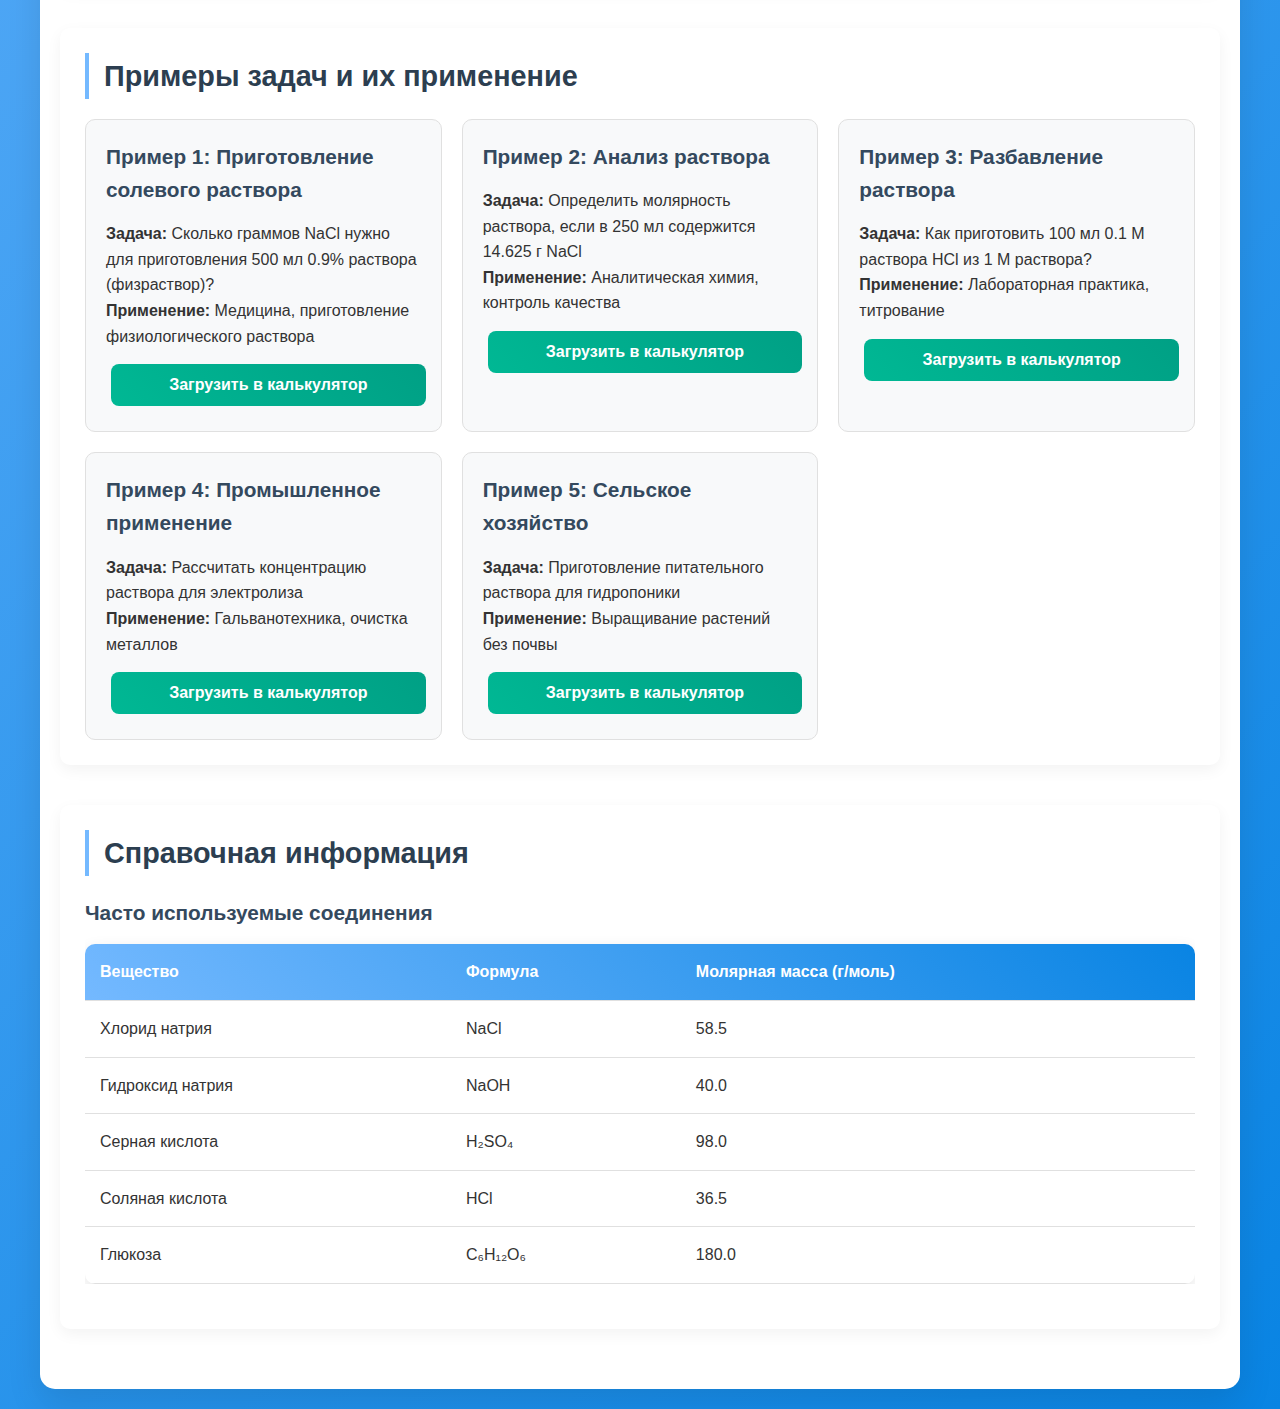
<file: page2_backup.html>
<!DOCTYPE html>
<html lang="ru">
  <head>
    <meta charset="UTF-8" />
    <meta name="viewport" content="width=device-width, initial-scale=1.0" />
    <title>Расчеты растворов</title>
    <link rel="stylesheet" href="page2-styles.css" />
  </head>
  <body>
    <div class="container">
      <header>
        <h1>
          Определение массы, молярности и массовой доли растворенного вещества
        </h1>
        <nav>
          <a href="page1.html" class="nav-link"
            >Страница 1: Предельный реагент</a
          >
          <a href="page2.html" class="nav-link active">Страница 2: Растворы</a>
        </nav>
      </header>

      <main>
        <!-- Теория -->
        <section class="theory">
          <h2>Теоретическая справка</h2>
          <div class="theory-content">
            <h3>Основные формулы</h3>
            <div class="formulas">
              <div class="formula">
                <h4>Молярность (M)</h4>
                <p>M = n/V = m/(M×V)</p>
                <p>
                  где: n - количество вещества (моль), V - объем раствора (л), m
                  - масса вещества (г), M - молярная масса (г/моль)
                </p>
              </div>

              <div class="formula">
                <h4>Массовая доля (ω)</h4>
                <p>ω = m(вещества)/m(раствора) × 100%</p>
                <p>
                  где: m(вещества) - масса растворенного вещества (г),
                  m(раствора) - общая масса раствора (г)
                </p>
              </div>

              <div class="formula">
                <h4>Масса вещества</h4>
                <p>m = M × C × V</p>
                <p>
                  где: M - молярная масса (г/моль), C - молярность (моль/л), V -
                  объем (л)
                </p>
              </div>
            </div>

            <h3>Практическое применение:</h3>
            <ul>
              <li>Приготовление растворов заданной концентрации</li>
              <li>Анализ состава растворов</li>
              <li>Расчеты для химических реакций в растворах</li>
              <li>Контроль качества в лабораториях</li>
            </ul>
          </div>
        </section>

        <!-- Калькулятор -->
        <section class="calculator">
          <h2>Калькулятор растворов</h2>

          <!-- Табы для разных типов расчетов -->
          <div class="tabs">
            <button class="tab-btn active" data-tab="mass-calc">
              Расчет массы вещества
            </button>
            <button class="tab-btn" data-tab="molarity-calc">
              Расчет молярности
            </button>
            <button class="tab-btn" data-tab="mass-fraction-calc">
              Расчет массовой доли
            </button>
            <button class="tab-btn" data-tab="solution-prep-calc">
              Приготовление раствора
            </button>
          </div>

          <!-- Расчет массы вещества -->
          <div id="mass-calc" class="tab-content active">
            <h3>Расчет массы растворенного вещества</h3>
            <form id="mass-form">
              <div class="input-group">
                <label for="mass-molarity"
                  >Молярность раствора (М, моль/л):</label
                >
                <input
                  type="number"
                  id="mass-molarity"
                  step="0.001"
                  placeholder="1.5"
                  required
                />
              </div>
              <div class="input-group">
                <label for="mass-volume">Объем раствора (л):</label>
                <input
                  type="number"
                  id="mass-volume"
                  step="0.001"
                  placeholder="0.5"
                  required
                />
              </div>
              <div class="input-group">
                <label for="mass-molar-mass"
                  >Молярная масса вещества (г/моль):</label
                >
                <input
                  type="number"
                  id="mass-molar-mass"
                  step="0.001"
                  placeholder="58.5"
                  required
                />
              </div>
              <button type="submit">Рассчитать массу</button>
            </form>
            <div id="mass-result" class="result-section"></div>
          </div>

          <!-- Расчет молярности -->
          <div id="molarity-calc" class="tab-content">
            <h3>Расчет молярности раствора</h3>
            <form id="molarity-form">
              <div class="input-group">
                <label for="molarity-mass"
                  >Масса растворенного вещества (г):</label
                >
                <input
                  type="number"
                  id="molarity-mass"
                  step="0.001"
                  placeholder="29.25"
                  required
                />
              </div>
              <div class="input-group">
                <label for="molarity-molar-mass"
                  >Молярная масса вещества (г/моль):</label
                >
                <input
                  type="number"
                  id="molarity-molar-mass"
                  step="0.001"
                  placeholder="58.5"
                  required
                />
              </div>
              <div class="input-group">
                <label for="molarity-volume">Объем раствора (л):</label>
                <input
                  type="number"
                  id="molarity-volume"
                  step="0.001"
                  placeholder="0.5"
                  required
                />
              </div>
              <button type="submit">Рассчитать молярность</button>
            </form>
            <div id="molarity-result" class="result-section"></div>
          </div>

          <!-- Расчет массовой доли -->
          <div id="mass-fraction-calc" class="tab-content">
            <h3>Расчет массовой доли</h3>
            <form id="mass-fraction-form">
              <div class="input-group">
                <label for="fraction-substance-mass"
                  >Масса растворенного вещества (г):</label
                >
                <input
                  type="number"
                  id="fraction-substance-mass"
                  step="0.001"
                  placeholder="50"
                  required
                />
              </div>
              <div class="input-group">
                <label for="fraction-solution-mass">Масса раствора (г):</label>
                <input
                  type="number"
                  id="fraction-solution-mass"
                  step="0.001"
                  placeholder="500"
                  required
                />
              </div>
              <button type="submit">Рассчитать массовую долю</button>
            </form>
            <div id="mass-fraction-result" class="result-section"></div>
          </div>

          <!-- Приготовление раствора -->
          <div id="solution-prep-calc" class="tab-content">
            <h3>Приготовление раствора заданной концентрации</h3>
            <form id="solution-prep-form">
              <div class="input-group">
                <label for="prep-molarity"
                  >Требуемая молярность (М, моль/л):</label
                >
                <input
                  type="number"
                  id="prep-molarity"
                  step="0.001"
                  placeholder="0.1"
                  required
                />
              </div>
              <div class="input-group">
                <label for="prep-volume"
                  >Объем раствора для приготовления (л):</label
                >
                <input
                  type="number"
                  id="prep-volume"
                  step="0.001"
                  placeholder="1"
                  required
                />
              </div>
              <div class="input-group">
                <label for="prep-molar-mass"
                  >Молярная масса вещества (г/моль):</label
                >
                <input
                  type="number"
                  id="prep-molar-mass"
                  step="0.001"
                  placeholder="58.5"
                  required
                />
              </div>
              <button type="submit">Рассчитать количество вещества</button>
            </form>
            <div id="solution-prep-result" class="result-section"></div>
          </div>
        </section>

        <!-- Примеры задач -->
        <section class="examples">
          <h2>Примеры задач и их применение</h2>
          <div class="example-problems">
            <div class="example-problem">
              <h3>Пример 1: Приготовление солевого раствора</h3>
              <p>
                <strong>Задача:</strong> Сколько граммов NaCl нужно для
                приготовления 500 мл 0.9% раствора (физраствор)?
              </p>
              <p>
                <strong>Применение:</strong> Медицина, приготовление
                физиологического раствора
              </p>
              <button class="load-example" data-example="1">
                Загрузить в калькулятор
              </button>
            </div>

            <div class="example-problem">
              <h3>Пример 2: Анализ раствора</h3>
              <p>
                <strong>Задача:</strong> Определить молярность раствора, если в
                250 мл содержится 14.625 г NaCl
              </p>
              <p>
                <strong>Применение:</strong> Аналитическая химия, контроль
                качества
              </p>
              <button class="load-example" data-example="2">
                Загрузить в калькулятор
              </button>
            </div>

            <div class="example-problem">
              <h3>Пример 3: Разбавление раствора</h3>
              <p>
                <strong>Задача:</strong> Как приготовить 100 мл 0.1 М раствора
                HCl из 1 М раствора?
              </p>
              <p>
                <strong>Применение:</strong> Лабораторная практика, титрование
              </p>
              <button class="load-example" data-example="3">
                Загрузить в калькулятор
              </button>
            </div>

            <div class="example-problem">
              <h3>Пример 4: Промышленное применение</h3>
              <p>
                <strong>Задача:</strong> Рассчитать концентрацию раствора для
                электролиза
              </p>
              <p>
                <strong>Применение:</strong> Гальванотехника, очистка металлов
              </p>
              <button class="load-example" data-example="4">
                Загрузить в калькулятор
              </button>
            </div>

            <div class="example-problem">
              <h3>Пример 5: Сельское хозяйство</h3>
              <p>
                <strong>Задача:</strong> Приготовление питательного раствора для
                гидропоники
              </p>
              <p><strong>Применение:</strong> Выращивание растений без почвы</p>
              <button class="load-example" data-example="5">
                Загрузить в калькулятор
              </button>
            </div>
          </div>
        </section>

        <!-- Справочная информация -->
        <section class="reference">
          <h2>Справочная информация</h2>
          <div class="reference-tables">
            <div class="table-container">
              <h3>Часто используемые соединения</h3>
              <table>
                <thead>
                  <tr>
                    <th>Вещество</th>
                    <th>Формула</th>
                    <th>Молярная масса (г/моль)</th>
                  </tr>
                </thead>
                <tbody>
                  <tr>
                    <td>Хлорид натрия</td>
                    <td>NaCl</td>
                    <td>58.5</td>
                  </tr>
                  <tr>
                    <td>Гидроксид натрия</td>
                    <td>NaOH</td>
                    <td>40.0</td>
                  </tr>
                  <tr>
                    <td>Серная кислота</td>
                    <td>H₂SO₄</td>
                    <td>98.0</td>
                  </tr>
                  <tr>
                    <td>Соляная кислота</td>
                    <td>HCl</td>
                    <td>36.5</td>
                  </tr>
                  <tr>
                    <td>Глюкоза</td>
                    <td>C₆H₁₂O₆</td>
                    <td>180.0</td>
                  </tr>
                </tbody>
              </table>
            </div>
          </div>
        </section>
      </main>
    </div>

    <script src="page2-script.js"></script>
  </body>
</html>
</file>
<file: page1-styles.css>
* {
  margin: 0;
  padding: 0;
  box-sizing: border-box;
}

body {
  font-family: 'Segoe UI', Tahoma, Geneva, Verdana, sans-serif;
  line-height: 1.6;
  color: #333;
  background: linear-gradient(135deg, #667eea 0%, #764ba2 100%);
  min-height: 100vh;
}

.container {
  max-width: 1200px;
  margin: 0 auto;
  padding: 20px;
  background: white;
  margin-top: 20px;
  margin-bottom: 20px;
  border-radius: 15px;
  box-shadow: 0 15px 35px rgba(0, 0, 0, 0.1);
}

header {
  text-align: center;
  margin-bottom: 30px;
  padding-bottom: 20px;
  border-bottom: 2px solid #e0e0e0;
}

h1 {
  color: #2c3e50;
  font-size: 2.5em;
  margin-bottom: 20px;
  background: linear-gradient(45deg, #667eea, #764ba2);
  -webkit-background-clip: text;
  -webkit-text-fill-color: transparent;
  background-clip: text;
}

nav {
  display: flex;
  justify-content: center;
  gap: 20px;
  margin-top: 15px;
}

.nav-link {
  padding: 12px 24px;
  text-decoration: none;
  color: #667eea;
  border: 2px solid #667eea;
  border-radius: 25px;
  transition: all 0.3s ease;
  font-weight: 500;
}

.nav-link.active,
.nav-link:hover {
  background: #667eea;
  color: white;
  transform: translateY(-2px);
  box-shadow: 0 5px 15px rgba(102, 126, 234, 0.4);
}

section {
  margin-bottom: 40px;
  padding: 25px;
  background: #f8f9fa;
  border-radius: 10px;
  box-shadow: 0 5px 15px rgba(0, 0, 0, 0.05);
}

h2 {
  color: #2c3e50;
  margin-bottom: 20px;
  font-size: 1.8em;
  border-left: 4px solid #667eea;
  padding-left: 15px;
}

h3 {
  color: #34495e;
  margin-bottom: 15px;
  font-size: 1.3em;
}

h4 {
  color: #5a6c7d;
  margin-bottom: 10px;
  font-size: 1.1em;
}

.theory-content {
  background: white;
  padding: 20px;
  border-radius: 8px;
  border: 1px solid #e0e0e0;
}

.example {
  background: #e8f4fd;
  padding: 15px;
  border-radius: 8px;
  border-left: 4px solid #3498db;
  margin-top: 15px;
}

.equation {
  font-family: 'Courier New', monospace;
  font-size: 1.2em;
  text-align: center;
  padding: 10px;
  background: #f0f0f0;
  border-radius: 5px;
  margin: 10px 0;
}

.input-group {
  margin-bottom: 20px;
}

label {
  display: block;
  margin-bottom: 5px;
  font-weight: 600;
  color: #2c3e50;
}

input[type='text'],
input[type='number'] {
  width: 100%;
  padding: 12px;
  border: 2px solid #e0e0e0;
  border-radius: 8px;
  font-size: 16px;
  transition: border-color 0.3s ease;
}

input[type='text']:focus,
input[type='number']:focus {
  outline: none;
  border-color: #667eea;
  box-shadow: 0 0 0 3px rgba(102, 126, 234, 0.1);
}

.reagent-input {
  background: white;
  padding: 20px;
  border-radius: 10px;
  margin-bottom: 15px;
  border: 1px solid #e0e0e0;
  box-shadow: 0 2px 5px rgba(0, 0, 0, 0.05);
}

.reagent-input h4 {
  background: #667eea;
  color: white;
  margin: -20px -20px 15px -20px;
  padding: 10px 20px;
  border-radius: 10px 10px 0 0;
}

button {
  background: linear-gradient(45deg, #667eea, #764ba2);
  color: white;
  border: none;
  padding: 12px 24px;
  border-radius: 8px;
  cursor: pointer;
  font-size: 16px;
  font-weight: 600;
  transition: all 0.3s ease;
  margin: 5px;
}

button:hover {
  transform: translateY(-2px);
  box-shadow: 0 5px 15px rgba(102, 126, 234, 0.4);
}

#add-reagent {
  background: linear-gradient(45deg, #27ae60, #2ecc71);
  margin-top: 10px;
}

#add-reagent:hover {
  box-shadow: 0 5px 15px rgba(46, 204, 113, 0.4);
}

.result-section {
  margin-top: 20px;
  padding: 20px;
  background: #e8f5e8;
  border-radius: 10px;
  border-left: 4px solid #27ae60;
  display: none;
}

.result-section.show {
  display: block;
  animation: slideIn 0.5s ease;
}

@keyframes slideIn {
  from {
    opacity: 0;
    transform: translateY(20px);
  }
  to {
    opacity: 1;
    transform: translateY(0);
  }
}

.examples {
  background: #fff;
}

.example-problems {
  display: grid;
  grid-template-columns: repeat(auto-fit, minmax(300px, 1fr));
  gap: 20px;
}

.example-problem {
  background: #f8f9fa;
  padding: 20px;
  border-radius: 10px;
  border: 1px solid #e0e0e0;
  transition: transform 0.3s ease;
}

.example-problem:hover {
  transform: translateY(-5px);
  box-shadow: 0 10px 25px rgba(0, 0, 0, 0.1);
}

.load-example {
  background: linear-gradient(45deg, #f39c12, #e67e22);
  width: 100%;
  margin-top: 15px;
}

.load-example:hover {
  box-shadow: 0 5px 15px rgba(230, 126, 34, 0.4);
}

.error {
  color: #e74c3c;
  background: #fdf2f2;
  padding: 10px;
  border-radius: 5px;
  border-left: 4px solid #e74c3c;
  margin-top: 10px;
}

.success {
  color: #27ae60;
  background: #f0f9f0;
  padding: 10px;
  border-radius: 5px;
  border-left: 4px solid #27ae60;
  margin-top: 10px;
}

/* Адаптивный дизайн */
@media (max-width: 768px) {
  .container {
    margin: 10px;
    padding: 15px;
  }

  h1 {
    font-size: 2em;
  }

  nav {
    flex-direction: column;
    gap: 10px;
  }

  .example-problems {
    grid-template-columns: 1fr;
  }
}

@media (max-width: 480px) {
  h1 {
    font-size: 1.5em;
  }

  .nav-link {
    padding: 8px 16px;
    font-size: 14px;
  }
}
</file>
<file: page2-styles.css>
* {
  margin: 0;
  padding: 0;
  box-sizing: border-box;
}

body {
  font-family: 'Segoe UI', Tahoma, Geneva, Verdana, sans-serif;
  line-height: 1.6;
  color: #333;
  background: linear-gradient(135deg, #74b9ff 0%, #0984e3 100%);
  min-height: 100vh;
}

.container {
  max-width: 1200px;
  margin: 0 auto;
  padding: 20px;
  background: white;
  margin-top: 20px;
  margin-bottom: 20px;
  border-radius: 15px;
  box-shadow: 0 15px 35px rgba(0, 0, 0, 0.1);
}

header {
  text-align: center;
  margin-bottom: 30px;
  padding-bottom: 20px;
  border-bottom: 2px solid #e0e0e0;
}

h1 {
  color: #2c3e50;
  font-size: 2.5em;
  margin-bottom: 20px;
  background: linear-gradient(45deg, #74b9ff, #0984e3);
  -webkit-background-clip: text;
  -webkit-text-fill-color: transparent;
  background-clip: text;
}

nav {
  display: flex;
  justify-content: center;
  gap: 20px;
  margin-top: 15px;
}

.nav-link {
  padding: 12px 24px;
  text-decoration: none;
  color: #74b9ff;
  border: 2px solid #74b9ff;
  border-radius: 25px;
  transition: all 0.3s ease;
  font-weight: 500;
}

.nav-link.active,
.nav-link:hover {
  background: #74b9ff;
  color: white;
  transform: translateY(-2px);
  box-shadow: 0 5px 15px rgba(116, 185, 255, 0.4);
}

section {
  margin-bottom: 40px;
  padding: 25px;
  background: #f8f9fa;
  border-radius: 10px;
  box-shadow: 0 5px 15px rgba(0, 0, 0, 0.05);
}

h2 {
  color: #2c3e50;
  margin-bottom: 20px;
  font-size: 1.8em;
  border-left: 4px solid #74b9ff;
  padding-left: 15px;
}

h3 {
  color: #34495e;
  margin-bottom: 15px;
  font-size: 1.3em;
}

h4 {
  color: #5a6c7d;
  margin-bottom: 10px;
  font-size: 1.1em;
}

.theory-content {
  background: white;
  padding: 20px;
  border-radius: 8px;
  border: 1px solid #e0e0e0;
}

.formulas {
  display: grid;
  grid-template-columns: repeat(auto-fit, minmax(300px, 1fr));
  gap: 20px;
  margin-bottom: 20px;
}

.formula {
  background: #e3f2fd;
  padding: 15px;
  border-radius: 8px;
  border-left: 4px solid #2196f3;
}

.formula h4 {
  color: #1976d2;
  margin-bottom: 10px;
}

.formula p {
  font-family: 'Courier New', monospace;
  font-size: 1.1em;
  color: #424242;
  margin: 5px 0;
}

.tabs {
  display: flex;
  gap: 5px;
  margin-bottom: 20px;
  background: #e0e0e0;
  padding: 5px;
  border-radius: 10px;
  overflow-x: auto;
}

.tab-btn {
  padding: 12px 20px;
  border: none;
  background: transparent;
  color: #666;
  border-radius: 8px;
  cursor: pointer;
  transition: all 0.3s ease;
  font-weight: 500;
  white-space: nowrap;
}

.tab-btn.active {
  background: linear-gradient(45deg, #74b9ff, #0984e3);
  color: white;
  box-shadow: 0 3px 10px rgba(116, 185, 255, 0.3);
}

.tab-content {
  display: none;
  background: white;
  padding: 20px;
  border-radius: 10px;
  border: 1px solid #e0e0e0;
}

.tab-content.active {
  display: block;
  animation: slideIn 0.3s ease;
}

@keyframes slideIn {
  from {
    opacity: 0;
    transform: translateY(10px);
  }
  to {
    opacity: 1;
    transform: translateY(0);
  }
}

.input-group {
  margin-bottom: 20px;
}

label {
  display: block;
  margin-bottom: 5px;
  font-weight: 600;
  color: #2c3e50;
}

input[type='text'],
input[type='number'] {
  width: 100%;
  padding: 12px;
  border: 2px solid #e0e0e0;
  border-radius: 8px;
  font-size: 16px;
  transition: border-color 0.3s ease;
}

input[type='text']:focus,
input[type='number']:focus {
  outline: none;
  border-color: #74b9ff;
  box-shadow: 0 0 0 3px rgba(116, 185, 255, 0.1);
}

button {
  background: linear-gradient(45deg, #74b9ff, #0984e3);
  color: white;
  border: none;
  padding: 12px 24px;
  border-radius: 8px;
  cursor: pointer;
  font-size: 16px;
  font-weight: 600;
  transition: all 0.3s ease;
  margin: 5px;
}

button:hover {
  transform: translateY(-2px);
  box-shadow: 0 5px 15px rgba(116, 185, 255, 0.4);
}

.result-section {
  margin-top: 20px;
  padding: 20px;
  background: #e8f5e8;
  border-radius: 10px;
  border-left: 4px solid #27ae60;
  display: none;
}

.result-section.show {
  display: block;
  animation: slideIn 0.5s ease;
}

.examples {
  background: #fff;
}

.example-problems {
  display: grid;
  grid-template-columns: repeat(auto-fit, minmax(300px, 1fr));
  gap: 20px;
}

.example-problem {
  background: #f8f9fa;
  padding: 20px;
  border-radius: 10px;
  border: 1px solid #e0e0e0;
  transition: transform 0.3s ease;
}

.example-problem:hover {
  transform: translateY(-5px);
  box-shadow: 0 10px 25px rgba(0, 0, 0, 0.1);
}

.load-example {
  background: linear-gradient(45deg, #00b894, #00a085);
  width: 100%;
  margin-top: 15px;
}

.load-example:hover {
  box-shadow: 0 5px 15px rgba(0, 184, 148, 0.4);
}

.reference {
  background: #fff;
}

.table-container {
  overflow-x: auto;
  margin: 20px 0;
}

table {
  width: 100%;
  border-collapse: collapse;
  background: white;
  border-radius: 10px;
  overflow: hidden;
  box-shadow: 0 5px 15px rgba(0, 0, 0, 0.1);
}

thead {
  background: linear-gradient(45deg, #74b9ff, #0984e3);
  color: white;
}

th,
td {
  padding: 15px;
  text-align: left;
  border-bottom: 1px solid #e0e0e0;
}

tbody tr:hover {
  background: #f5f5f5;
  transition: background 0.3s ease;
}

.error {
  color: #e74c3c;
  background: #fdf2f2;
  padding: 10px;
  border-radius: 5px;
  border-left: 4px solid #e74c3c;
  margin-top: 10px;
}

.success {
  color: #27ae60;
  background: #f0f9f0;
  padding: 10px;
  border-radius: 5px;
  border-left: 4px solid #27ae60;
  margin-top: 10px;
}

/* Адаптивный дизайн */
@media (max-width: 768px) {
  .container {
    margin: 10px;
    padding: 15px;
  }

  h1 {
    font-size: 2em;
  }

  nav {
    flex-direction: column;
    gap: 10px;
  }

  .tabs {
    flex-wrap: wrap;
  }

  .formulas {
    grid-template-columns: 1fr;
  }

  .example-problems {
    grid-template-columns: 1fr;
  }

  .tab-btn {
    flex: 1;
    min-width: 120px;
  }
}

@media (max-width: 480px) {
  h1 {
    font-size: 1.5em;
  }

  .nav-link {
    padding: 8px 16px;
    font-size: 14px;
  }

  th,
  td {
    padding: 10px;
    font-size: 14px;
  }
}
</file>
